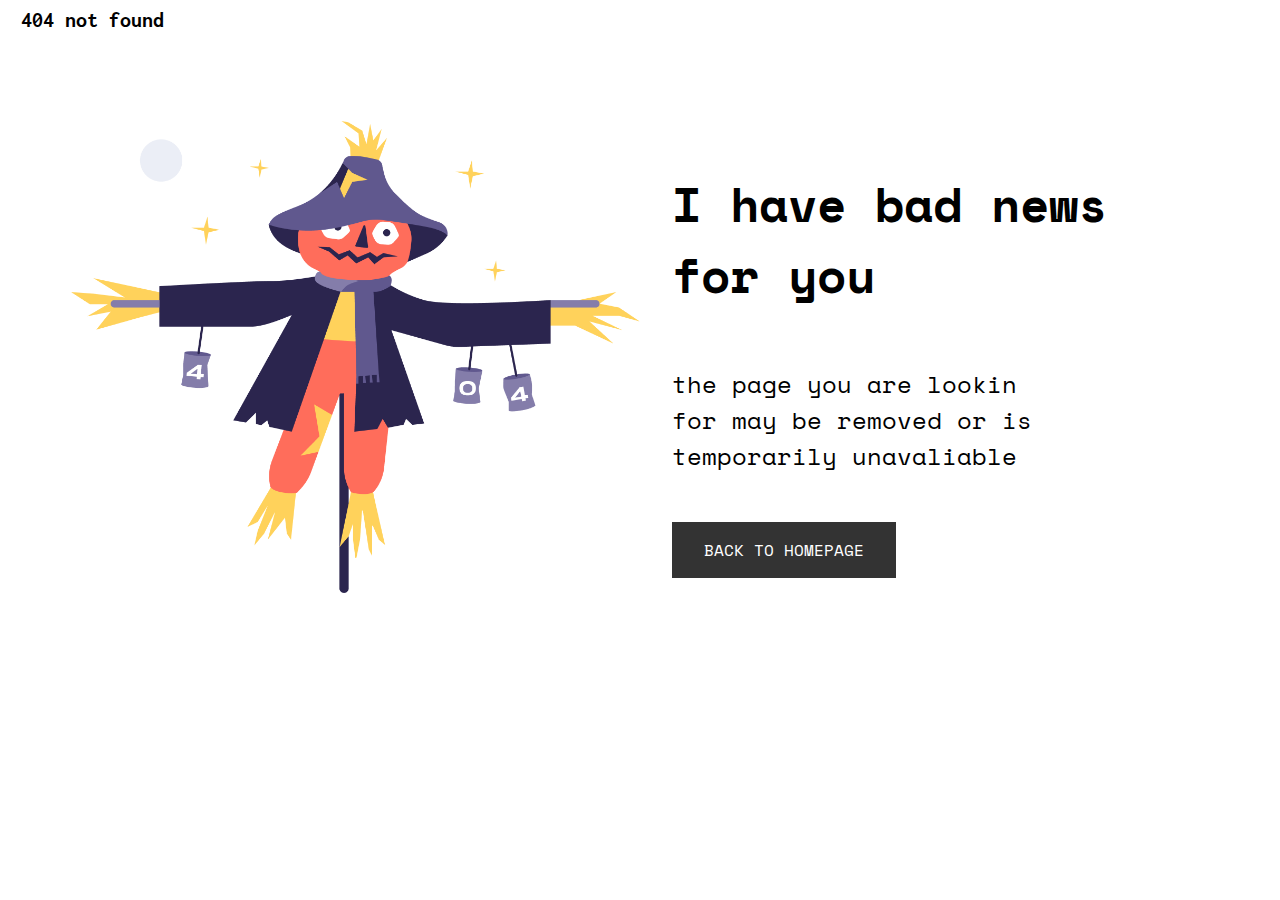
<file: 404 page/index.html>
<!DOCTYPE html>
<html lang="en">

<head>
    <meta charset="UTF-8">
    <meta name="viewport" content="width=device-width, initial-scale=1.0">
    <title>404 Not Found</title>
    <link rel="preconnect" href="https://fonts.googleapis.com">
<link rel="preconnect" href="https://fonts.gstatic.com" crossorigin>
<link href="https://fonts.googleapis.com/css2?family=Space+Mono:wght@400;700&display=swap" rel="stylesheet">
<link rel="preconnect" href="https://fonts.googleapis.com">
<link rel="preconnect" href="https://fonts.gstatic.com" crossorigin>
<link href="https://fonts.googleapis.com/css2?family=Inconsolata:wght@700&display=swap" rel="stylesheet">
<link rel="stylesheet" href="style.css">

</head>

<body>
    <header><span class="header-text">404 not found</span></header>

   <main>
    <img src="Scarecrow.png" alt="image of a Scarecrow" class="main-img">
    <section class="container">
        <h1>I have bad news for you</h1>
        <p class="text-container">the page you are lookin for may be removed or is temporarily unavaliable</p>
        <a  href="" class="back-btn">back to homepage</a>
    </section>
   </main>
</body>

</html>
</file>
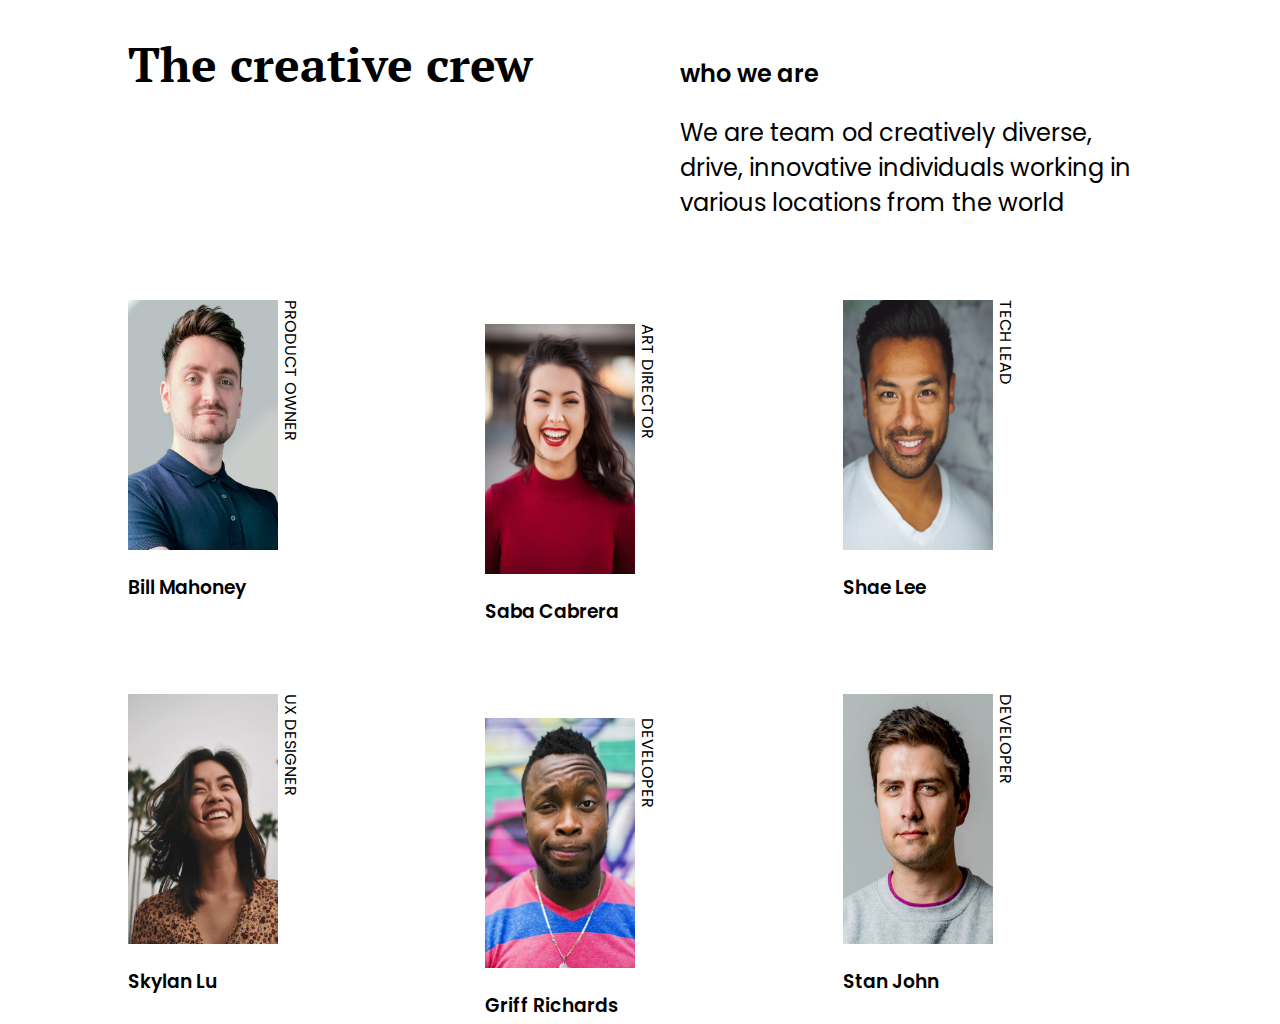
<file: my-team-page/index.html>
<!DOCTYPE html>
<html lang="en">
<head>
    <meta charset="UTF-8">
    <meta name="viewport" content="width=device-width, initial-scale=1.0">
    <title>The creative crew</title>
<link rel="stylesheet" href="style.css">
<link rel="preconnect" href="https://fonts.googleapis.com">
<link rel="preconnect" href="https://fonts.gstatic.com" crossorigin>
<link href="https://fonts.googleapis.com/css2?family=PT+Serif:wght@400;700&family=Poppins:wght@400;600&display=swap" rel="stylesheet">
</head>
<body>
    <header class="container-header">
 <h1 class="header-title">The creative crew</h1>
<div class="description">
    <h2 class="description-title">who we are</h2>
    <p class="description-text">We are team od creatively diverse, drive, innovative individuals working in various locations from the world </p>
</div>
    </header>
<div  class="galery">
<div class="card card-1">
    <img src="photo1.png" alt="" class="card-img">
    <span class = "card-text">Product owner</span>
    <h3 class="card-title">Bill Mahoney</h3>

</div>

<div class="card card-2">
    <img src="photo2.png" alt="" class="card-img">
    <span class = "card-text">Art director</span>
    <h3 class="card-title">Saba Cabrera</h3>

</div>

<div class="card card-3">
    <img src="photo3.png" alt="" class="card-img">
    <span class = "card-text">Tech Lead</span>
    <h3 class="card-title">Shae Lee</h3>

</div>

<div class="card card-4">
    <img src="photo4.png" alt="" class="card-img">
    <span class = "card-text">Ux Designer</span>
    <h3 class="card-title">Skylan Lu</h3>

</div>

<div class="card card-5">   

    <img src="photo5.png" alt="" class="card-img">    
    <span class = "card-text">Developer</span>

    <h3 class="card-title">Griff Richards</h3>

</div>

<div class="card card-6">
    <img src="photo6.png" alt="" class="card-img">
    <span class = "card-text">Developer</span>
    <h3 class="card-title">Stan John</h3>

</div>

</div>

</body>
</html>
</file>
<file: 404 page/style.css>
span{
   font-family: 'Inconsolata', monospace;
    font-weight: bold;
    font-size: 1.4rem;
    margin-left: 1vw;
}

main{
    font-family: 'Space Mono', monospace;
    margin: 0 5%;
    position: relative;
top: 10vh;
    display: flex;
    align-items: center;
   justify-content: space-between;
    gap: 2em;

}

.main-img{
width: 50%;
}


   

h1{
    font-size:3rem;

}
p{
    padding : 1em 0;
    font-size: x-large;
width: 70%;
min-width: 250px;
}

.back-btn{
    display: inline-block;
    padding: 1em 2em;
    text-decoration: none;
    background-color: #333333;
    color: white;
font-family: 'Space Mono';
    text-transform: uppercase;
}

 
@media (width <= 700px) {
    main{
        flex-direction: column;
    }

    h1{
        font-size: 32px;
        text-align: center;

    }
    p{
        font-size: 16px;
        padding : 0.5rem 0;

    }

    .main-img{
        width: 80vw;
        height: 40vh;
    }

    section{
height: fit-content;  

  }
  .back-btn{
    margin-bottom: 1em;
  }
    p{
        padding : 0 0;

 width: 100%;
 text-align: left;
    }
} 


@media (height <= 500px){
    .main-img{
        width: 40vw;
        height: 70vh;
    }

 p{
 width: 100%;
 text-align: left;
 padding : 0 0;

    }

}
</file>
<file: my-team-page/style.css>
body {
    margin-left: 10%;
    margin-right: 10%;
}
.container-header {
    margin-top: 2rem;
    display: flex;
    gap: 5rem;
    align-items: baseline;
    justify-content: center;
}

.header-title{
font-family: 'PT Serif', serif;
font-weight: 700;
    font-size: 3rem;
margin: 0;
}



.description,.header-title{
width: 50%;
}

.description-title{
    font-family: 'Poppins', sans-serif;
font-weight: 600;
}

.description{
    display: inline-block;
    margin-left: auto;
    margin-right: auto;
}
.description-text{
    font-family: 'Poppins', sans-serif;
font-weight: 400;
    font-size: 1.5rem;
}


.galery{
    margin-top: 2em;
    display: grid;
    grid-template-columns: repeat(auto-fit, minmax(20vw,1fr));
    gap: 3rem;
   align-items: center;

}

.card{
    max-width:150px;
    height: 250px;
    margin-bottom: 3rem;
    position: relative;
align-content: start;
box-sizing: border-box;
}



.card-text{
    font-family: 'Poppins', sans-serif;
    font-weight: 400;
position: absolute;
top: 0;
vertical-align: text-top;
    writing-mode: vertical-rl;
    text-transform: uppercase;
    

}
.card-img{
    display: inline-block;
width: 100%;
    height: 100%;
}

.card-title{
    font-family: 'Poppins', sans-serif;
    font-weight: 600;
}

.card-2, .card-5{
position: relative;
margin-top: 3em;
  }

@media  (width <= 700px){
    .header-title{

    font-size: 2.2rem;
    }
 .container-header{
    flex-direction: column;
    gap: 1rem;
 }

 .description,.header-title{
    width: 100%;
 }
}



@media  (width <= 500px){
 
    .card-5{
        margin-top: 0;
    }
.card-2, .card-4,.card-6{
    position: relative;

    margin-top: 6em;

}



   
   }

   
@media  (width <= 300px){

    .container-header{
        text-align: center;
    }
    body {
        margin-left: 0%;
        margin-right: 0%;
    }
.card-2, .card-4, .card-6{
    top: 0;
}
    .galery{
        align-items: center;
        grid-template-columns: repeat(auto-fit, minmax(100vw,1fr));
    }

    .card{
        margin-right: auto;
        margin-left: auto;
    }


       
       }
</file>
